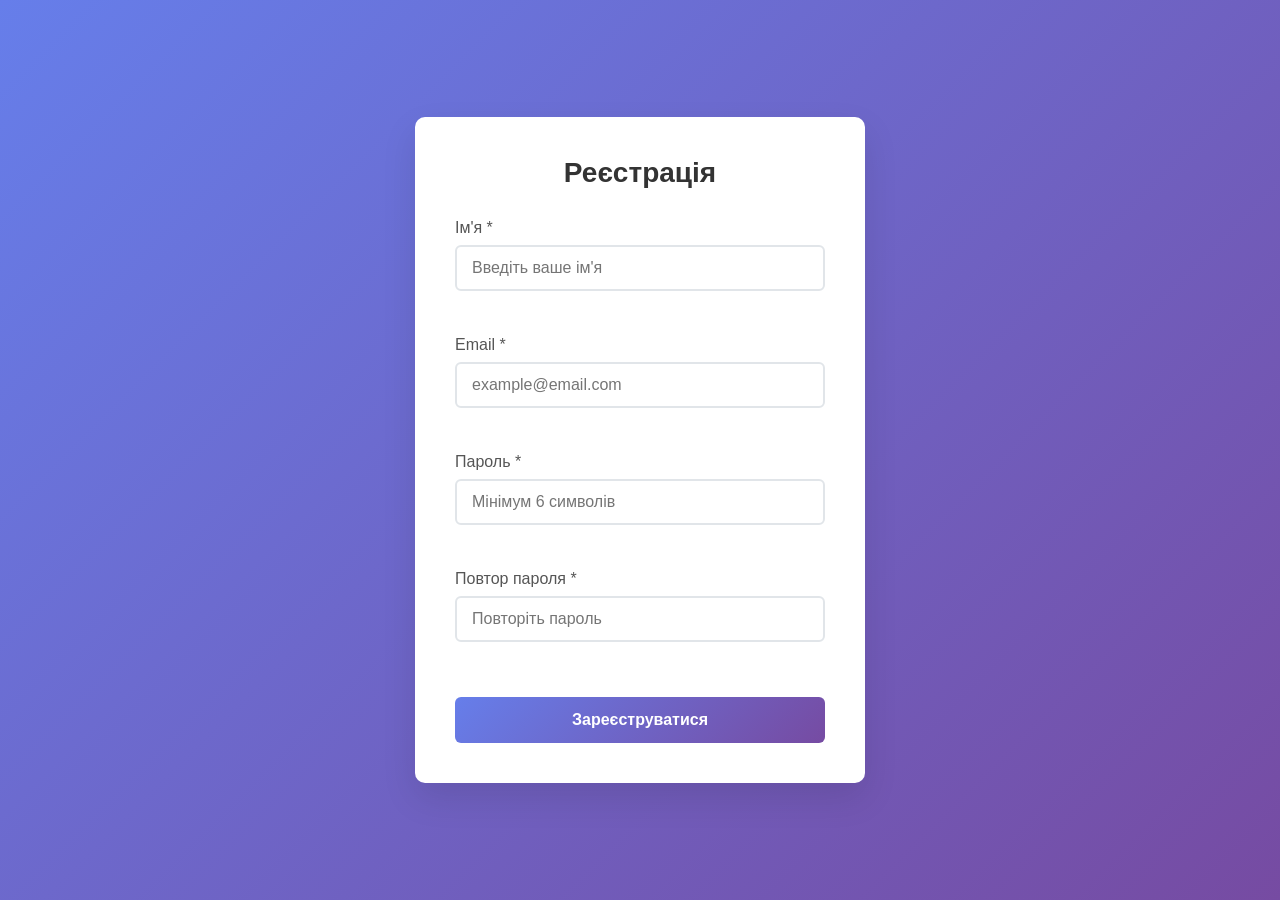
<file: idex.html>
<!DOCTYPE html>
<html lang="uk">
<head>
    <meta charset="UTF-8">
    <meta name="viewport" content="width=device-width, initial-scale=1.0">
    <title>Форма реєстрації</title>
    <link rel="stylesheet" href="style.css">
</head>
<body>
    <div class="container">
        <h1>Реєстрація</h1>
        <form id="registrationForm" class="registration-form">
            <div class="form-group">
                <label for="name">Ім'я *</label>
                <input type="text" id="name" name="name" placeholder="Введіть ваше ім'я">
                <span class="error-message" id="nameError"></span>
            </div>

            <div class="form-group">
                <label for="email">Email *</label>
                <input type="email" id="email" name="email" placeholder="example@email.com">
                <span class="error-message" id="emailError"></span>
            </div>

            <div class="form-group">
                <label for="password">Пароль *</label>
                <input type="password" id="password" name="password" placeholder="Мінімум 6 символів">
                <span class="error-message" id="passwordError"></span>
            </div>

            <div class="form-group">
                <label for="confirmPassword">Повтор пароля *</label>
                <input type="password" id="confirmPassword" name="confirmPassword" placeholder="Повторіть пароль">
                <span class="error-message" id="confirmPasswordError"></span>
            </div>

            <button type="submit" class="submit-btn">Зареєструватися</button>
        </form>
        
        <div id="successMessage" class="success-message"></div>
    </div>

    <script src="script.js"></script>
</body>
</html>
</file>
<file: style.css>
* {
    margin: 0;
    padding: 0;
    box-sizing: border-box;
}

body {
    font-family: 'Arial', sans-serif;
    background: linear-gradient(135deg, #667eea 0%, #764ba2 100%);
    min-height: 100vh;
    display: flex;
    justify-content: center;
    align-items: center;
    padding: 20px;
}

.container {
    background: white;
    border-radius: 10px;
    box-shadow: 0 15px 35px rgba(0, 0, 0, 0.1);
    padding: 40px;
    width: 100%;
    max-width: 450px;
}

h1 {
    text-align: center;
    color: #333;
    margin-bottom: 30px;
    font-size: 28px;
    font-weight: 600;
}

.form-group {
    margin-bottom: 20px;
}

label {
    display: block;
    margin-bottom: 8px;
    color: #555;
    font-weight: 500;
}

input {
    width: 100%;
    padding: 12px 15px;
    border: 2px solid #e1e5e9;
    border-radius: 6px;
    font-size: 16px;
    transition: all 0.3s ease;
}

input:focus {
    outline: none;
    border-color: #667eea;
    box-shadow: 0 0 0 3px rgba(102, 126, 234, 0.1);
}

input.error {
    border-color: #e74c3c;
}

.error-message {
    color: #e74c3c;
    font-size: 14px;
    margin-top: 5px;
    display: block;
    min-height: 20px;
}

.submit-btn {
    width: 100%;
    background: linear-gradient(135deg, #667eea 0%, #764ba2 100%);
    color: white;
    border: none;
    padding: 14px;
    border-radius: 6px;
    font-size: 16px;
    font-weight: 600;
    cursor: pointer;
    transition: all 0.3s ease;
    margin-top: 10px;
}

.submit-btn:hover {
    transform: translateY(-2px);
    box-shadow: 0 5px 15px rgba(102, 126, 234, 0.4);
}

.submit-btn:active {
    transform: translateY(0);
}

.success-message {
    background: #2ecc71;
    color: white;
    padding: 15px;
    border-radius: 6px;
    text-align: center;
    margin-top: 20px;
    display: none;
}

@media (max-width: 480px) {
    .container {
        padding: 30px 20px;
        margin: 10px;
    }
    
    h1 {
        font-size: 24px;
    }
}
</file>
